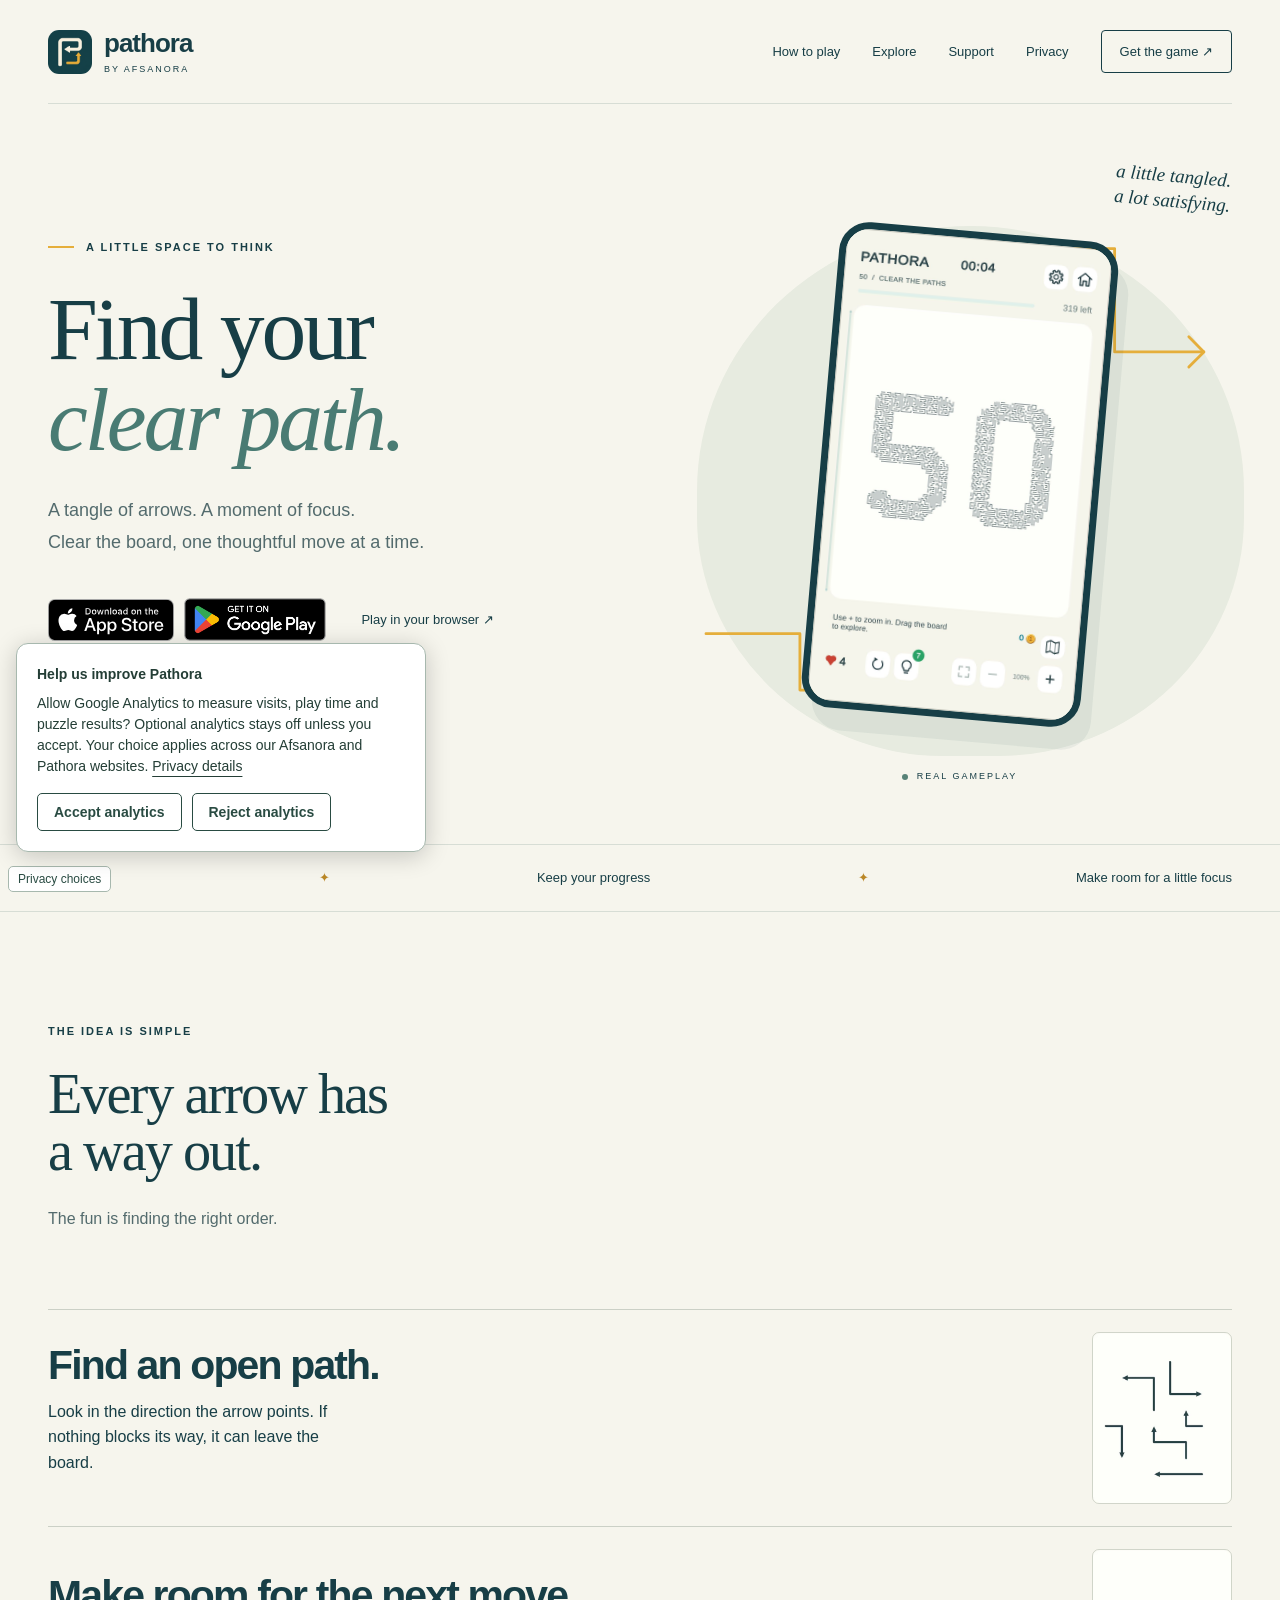
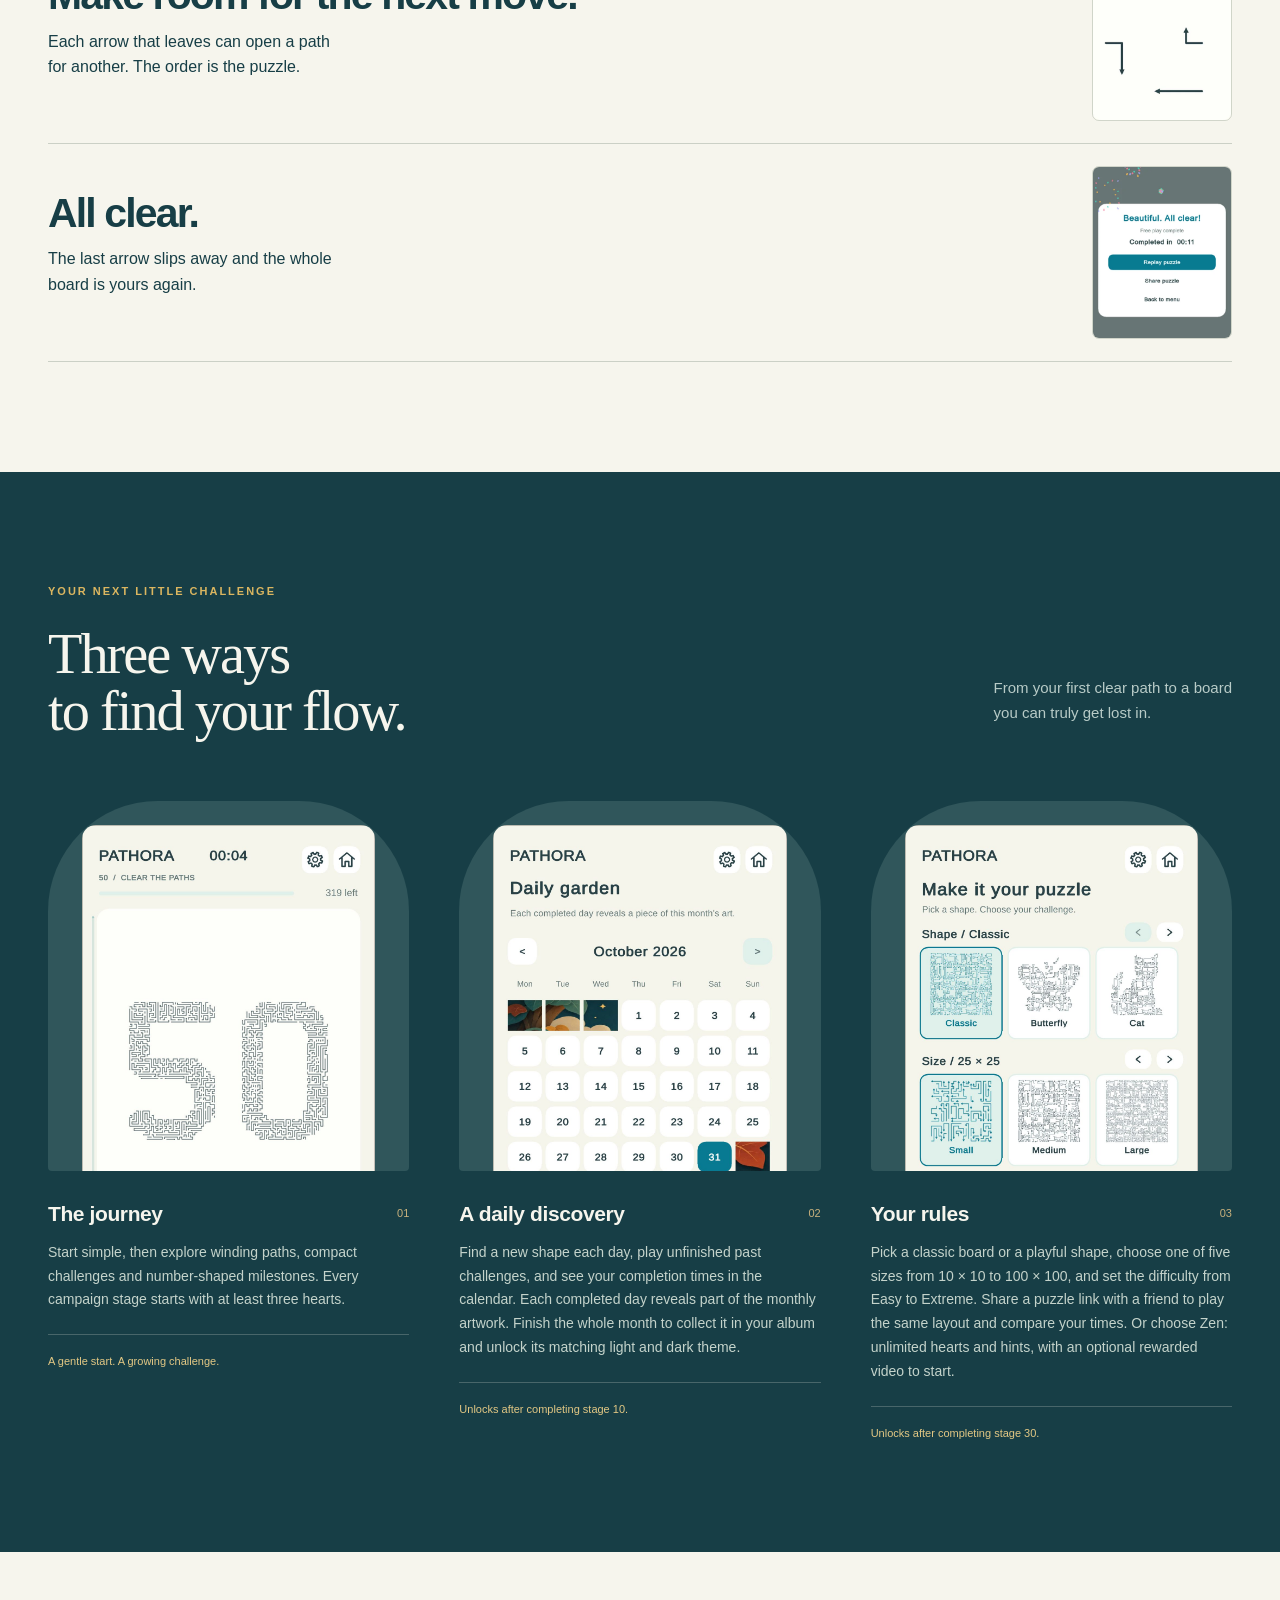
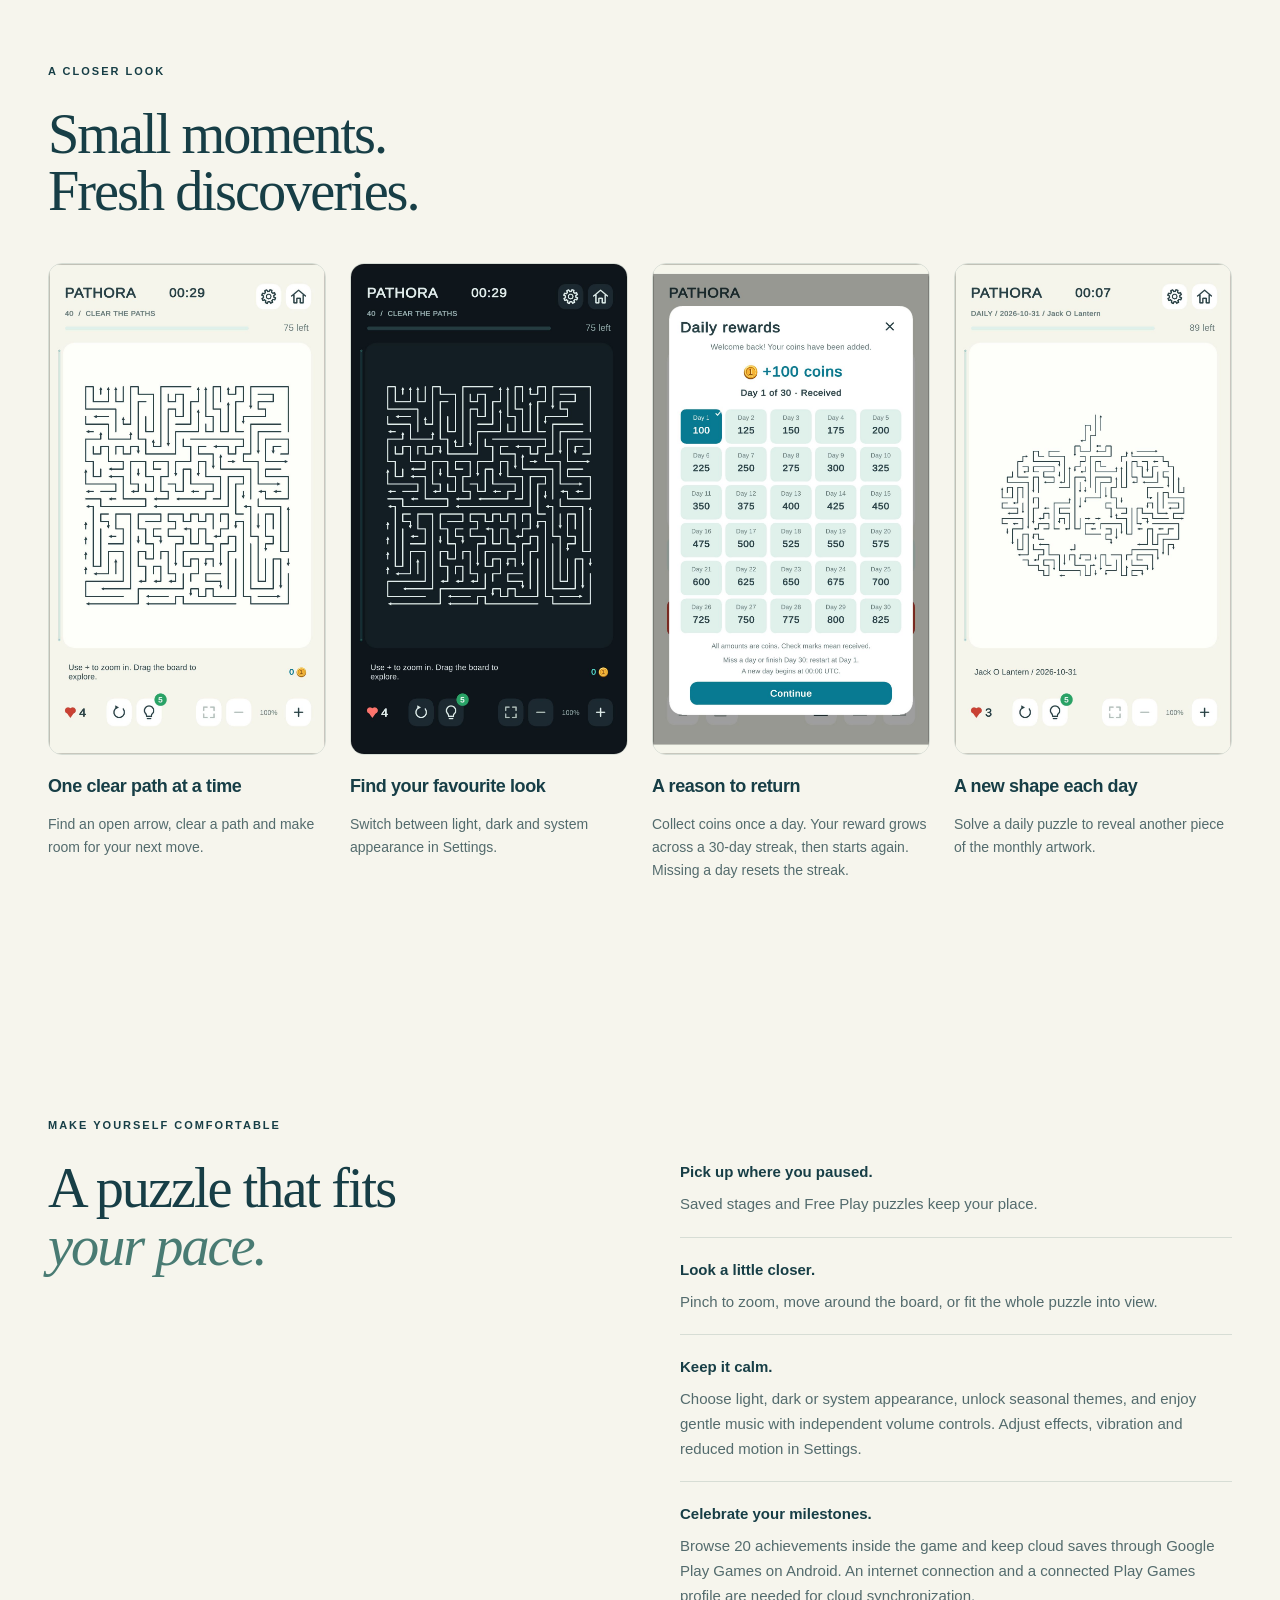
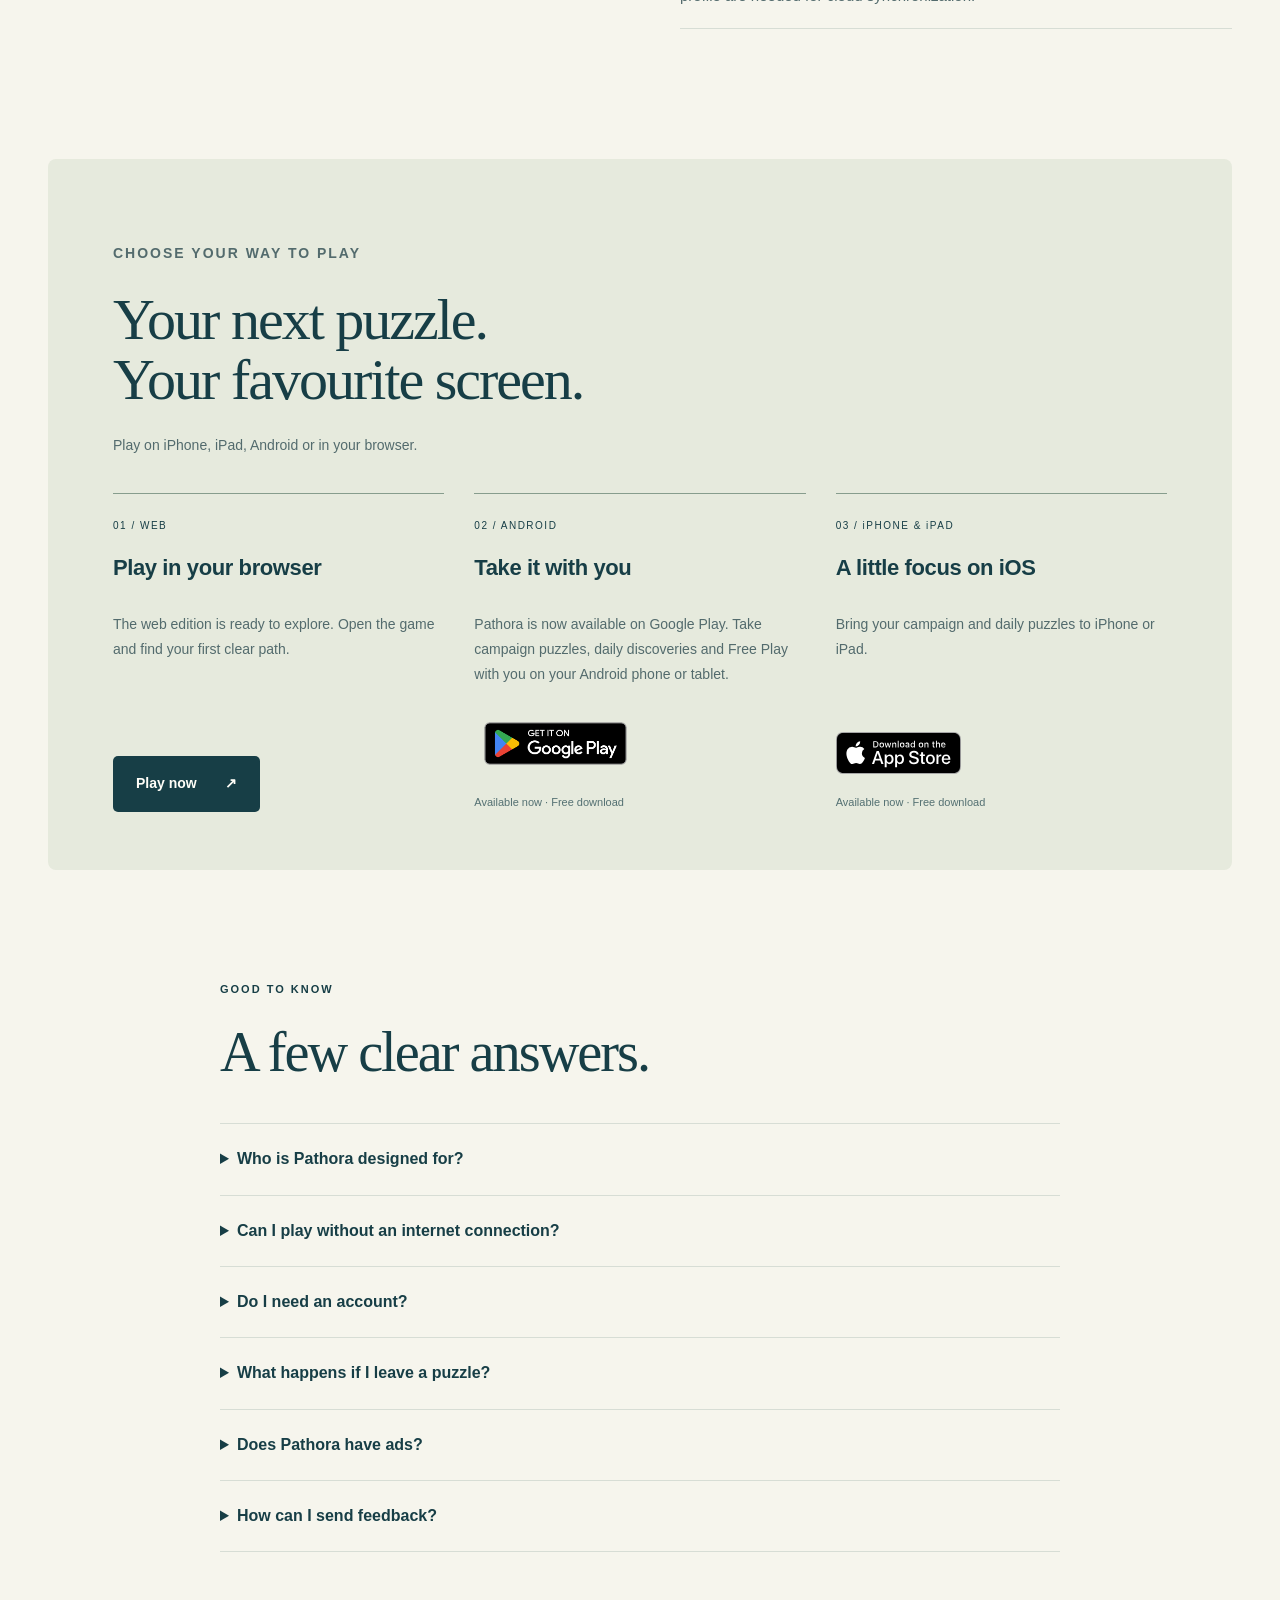
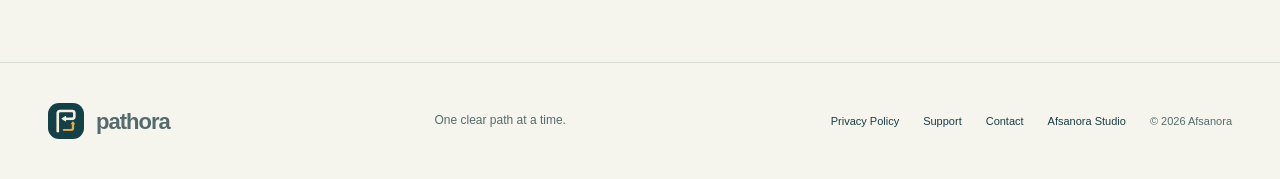
<file: index.html>
<!doctype html>

<html lang="en">

<head>

  <meta charset="utf-8"><meta name="viewport" content="width=device-width,initial-scale=1">

  <title>Pathora — Find your clear path</title>

  <meta name="description" content="A little space to think. Explore winding arrow puzzles, daily shapes and custom challenges in Pathora by Afsanora.">

  <meta name="theme-color" content="#173e46"><meta property="og:title" content="Pathora — Find your clear path"><meta property="og:description" content="A thoughtful arrow puzzle by Afsanora. One clear path at a time."><meta property="og:type" content="website">

  <link rel="canonical" href="https://pathora.afsanora.com/"><link rel="icon" href="assets/icon.png"><link rel="stylesheet" href="style.css">

<script defer src="/analytics.js"></script><link rel="stylesheet" href="puzzle-story.css"><script defer src="puzzle-story.js"></script></head>

<body>

<a class="skip" href="#main">Skip to content</a>

<header class="header wrap"><a class="brand" href="./" aria-label="Pathora home"><img src="assets/icon.png" width="44" height="44" alt=""><span>pathora<span class="byline">BY AFSANORA</span></span></a><nav aria-label="Main navigation"><a href="#how-to-play">How to play</a><a href="#explore">Explore</a><a href="support/">Support</a><a href="privacy/">Privacy</a><a class="nav-button" href="#availability">Get the game <span aria-hidden="true">↗</span></a></nav></header>

<main id="main">

<section class="hero wrap">

  <div class="hero-copy"><p class="eyebrow"><span class="small-line"></span> A LITTLE SPACE TO THINK</p><h1>Find your<br><em>clear path.</em></h1><p class="lead">A tangle of arrows. A moment of focus.<br>Clear the board, one thoughtful move at a time.</p><div class="actions"><div class="store-badges">
                <a class="store-badge" href="https://apps.apple.com/us/app/pathora-puzzle/id6822680724" target="_blank" rel="noopener">
                  <img src="assets/app-store-badge.svg" width="120" height="40" alt="Download Pathora on the App Store">
                </a>
                <a class="store-badge google-play" href="https://play.google.com/store/apps/details?id=com.afsanora.pathora" target="_blank" rel="noopener">
                  <img src="assets/google-play-badge.png" width="646" height="250" alt="Get Pathora on Google Play">
                </a>
              </div><a class="text-link" href="https://play.pathora.afsanora.com/">Play in your browser <span aria-hidden="true">↗</span></a></div><p class="quiet">A thoughtful puzzle for teens aged 13 and over and adults.</p></div>

  <div class="hero-art"><svg class="route" viewBox="0 0 560 660" aria-hidden="true"><path d="M10 500H110V560H210V90H445V200H540"/><path d="M524 184L540 200L524 216"/></svg><span class="art-note">a little tangled.<br>a lot satisfying.</span><div class="phone"><img src="assets/milestone-1.0.15.png" width="540" height="960" alt="Pathora stage 50, an arrow puzzle shaped like the number 50"></div><span class="art-caption"><span class="dot"></span> REAL GAMEPLAY</span></div>

</section>

<div class="feature-strip"><div class="wrap strip-inner"><span>Play offline</span><i aria-hidden="true">✦</i><span>Keep your progress</span><i aria-hidden="true">✦</i><span>Make room for a little focus</span></div></div>

<section class="wrap section" id="how-to-play"><div class="section-title"><p class="eyebrow">THE IDEA IS SIMPLE</p><h2>Every arrow has<br>a way out.</h2><p>The fun is finding the right order.</p></div>        <div class="puzzle-story" data-scroll-story>
          <div class="story-stage" aria-hidden="true">
            <div class="story-screen">
              <video width="454" height="560" playsinline muted preload="none" poster="assets/pathora-start.webp" data-video-src="assets/pathora-first-moves.mp4"></video>
            </div>
            <div class="story-progress"></div>
          </div>
          <div class="story-steps">
            <article class="story-step">
              <div>
                <h3>Find an open path.</h3>
                <p>Look in the direction the arrow points. If nothing blocks its way, it can leave the board.</p>
              </div>
              <img src="assets/pathora-start.webp" width="454" height="560" alt="Six arrows on the starting board" loading="lazy">
            </article>
            <article class="story-step">
              <div>
                <h3>Make room for the next move.</h3>
                <p>Each arrow that leaves can open a path for another. The order is the puzzle.</p>
              </div>
              <img src="assets/pathora-open.webp" width="454" height="560" alt="The same board with a few arrows remaining" loading="lazy">
            </article>
            <article class="story-step">
              <div>
                <h3>All clear.</h3>
                <p>The last arrow slips away and the whole board is yours again.</p>
              </div>
              <img src="assets/pathora-clear.webp" width="454" height="560" alt="Pathora's All Clear completion screen" loading="lazy">
            </article>
          </div>
        </div></section>

<section class="explore section" id="explore"><div class="wrap"><div class="explore-heading"><div><p class="eyebrow">YOUR NEXT LITTLE CHALLENGE</p><h2>Three ways<br>to find your flow.</h2></div><p>From your first clear path to a board<br>you can truly get lost in.</p></div><div class="modes"><article><div class="screen"><img src="assets/milestone-1.0.15.png" width="540" height="960" loading="lazy" alt="Number-shaped campaign milestone with zoom controls"></div><div class="mode-title"><h3>The journey</h3><span>01</span></div><p>Start simple, then explore winding paths, compact challenges and number-shaped milestones. Every campaign stage starts with at least three hearts.</p><span class="mode-detail">A gentle start. A growing challenge.</span></article><article><div class="screen"><img src="assets/daily-1.0.15.png" width="540" height="960" loading="lazy" alt="Daily calendar with monthly artwork progress"></div><div class="mode-title"><h3>A daily discovery</h3><span>02</span></div><p>Find a new shape each day, play unfinished past challenges, and see your completion times in the calendar. Each completed day reveals part of the monthly artwork. Finish the whole month to collect it in your album and unlock its matching light and dark theme.</p><span class="mode-detail">Unlocks after completing stage 10.</span></article><article><div class="screen"><img src="assets/free-play-1.0.15.png" width="540" height="960" loading="lazy" alt="Free Play settings with shapes, five board sizes and four difficulty choices"></div><div class="mode-title"><h3>Your rules</h3><span>03</span></div><p>Pick a classic board or a playful shape, choose one of five sizes from 10 × 10 to 100 × 100, and set the difficulty from Easy to Extreme. Share a puzzle link with a friend to play the same layout and compare your times. Or choose Zen: unlimited hearts and hints, with an optional rewarded video to start.</p><span class="mode-detail">Unlocks after completing stage 30.</span></article></div></div></section>

<section class="wrap section gallery-section" aria-labelledby="gallery-title"><p class="eyebrow">A CLOSER LOOK</p><h2 id="gallery-title">Small moments.<br>Fresh discoveries.</h2><div class="game-gallery"><figure><img src="assets/gameplay-1.0.15.png" width="1080" height="1920" loading="lazy" alt="Campaign arrow puzzle with hearts, hints and zoom controls"><figcaption><h3>One clear path at a time</h3><p>Find an open arrow, clear a path and make room for your next move.</p></figcaption></figure><figure><img src="assets/dark-1.0.15.png" width="1080" height="1920" loading="lazy" alt="Pathora arrow puzzle with a dark background and bright paths"><figcaption><h3>Find your favourite look</h3><p>Switch between light, dark and system appearance in Settings.</p></figcaption></figure><figure><img src="assets/rewards-1.0.15.png" width="1080" height="1920" loading="lazy" alt="Daily reward calendar showing coin rewards for 30 days"><figcaption><h3>A reason to return</h3><p>Collect coins once a day. Your reward grows across a 30-day streak, then starts again. Missing a day resets the streak.</p></figcaption></figure><figure><img src="assets/daily-gameplay-1.0.15.png" width="1080" height="1920" loading="lazy" alt="Daily arrow puzzle shaped like a jack-o-lantern"><figcaption><h3>A new shape each day</h3><p>Solve a daily puzzle to reveal another piece of the monthly artwork.</p></figcaption></figure></div></section>
<section class="comfort section wrap"><p class="eyebrow">MAKE YOURSELF COMFORTABLE</p><h2>A puzzle that fits<br><em>your pace.</em></h2><div class="comfort-list"><p><strong>Pick up where you paused.</strong> Saved stages and Free Play puzzles keep your place.</p><p><strong>Look a little closer.</strong> Pinch to zoom, move around the board, or fit the whole puzzle into view.</p><p><strong>Keep it calm.</strong> Choose light, dark or system appearance, unlock seasonal themes, and enjoy gentle music with independent volume controls. Adjust effects, vibration and reduced motion in Settings.</p><p><strong>Celebrate your milestones.</strong> Browse 20 achievements inside the game and keep cloud saves through Google Play Games on Android. An internet connection and a connected Play Games profile are needed for cloud synchronization.</p></div></section>

<section class="availability wrap platform-section" id="availability"><div><p class="eyebrow">CHOOSE YOUR WAY TO PLAY</p><h2>Your next puzzle.<br>Your favourite screen.</h2><p>Play on iPhone, iPad, Android or in your browser.</p><div class="platform-grid"><article><span class="platform-label">01 / WEB</span><h3>Play in your browser</h3><p>The web edition is ready to explore. Open the game and find your first clear path.</p><a class="button" href="https://play.pathora.afsanora.com/">Play now <span aria-hidden="true">↗</span></a></article><article><span class="platform-label">02 / ANDROID</span><h3>Take it with you</h3><p>Pathora is now available on Google Play. Take campaign puzzles, daily discoveries and Free Play with you on your Android phone or tablet.</p><a class="store-badge google-play" href="https://play.google.com/store/apps/details?id=com.afsanora.pathora" target="_blank" rel="noopener">
                  <img src="assets/google-play-badge.png" width="646" height="250" alt="Get Pathora on Google Play">
                </a><span class="platform-status">Available now · Free download</span></article><article><span class="platform-label">03 / iPHONE & iPAD</span><h3>A little focus on iOS</h3><p>Bring your campaign and daily puzzles to iPhone or iPad.</p><a class="store-badge" href="https://apps.apple.com/us/app/pathora-puzzle/id6822680724" target="_blank" rel="noopener">
                  <img src="assets/app-store-badge.svg" width="120" height="40" alt="Download Pathora on the App Store">
                </a><span class="platform-status">Available now · Free download</span></article></div></div></section>

<section class="faq wrap section"><p class="eyebrow">GOOD TO KNOW</p><h2>A few clear answers.</h2><details><summary>Who is Pathora designed for?</summary><p>Pathora is designed for teens aged 13 and over and adults who enjoy spatial puzzles and planning ahead. It is not directed to children under 13.</p></details><details><summary>Can I play without an internet connection?</summary><p>Yes. The current Android game generates its stages and daily puzzles locally. Ordinary campaign, daily and Free Play puzzles work offline after installation. Optional rewarded ads, including starting a new Zen puzzle, require an internet connection.</p></details><details><summary>Do I need an account?</summary><p>You do not need a separate Pathora account to play. With Google Play Games integration: when signed in through Google, progress syncs automatically from the main menu and earned achievements are reported to Google. Local play remains available without a connection. Manage automatic sign-in through your Play Games settings.</p></details><details><summary>What happens if I leave a puzzle?</summary><p>Continue stages returns you to your unfinished campaign stage. Free Play has a separate saved puzzle that you can resume from its settings screen.</p></details><details><summary>Does Pathora have ads?</summary><p>Rewarded ads are optional. Where available, watch one for an extra heart, more hints or a new Zen puzzle. There are no banners or automatic ad breaks. See our <a href="privacy/">Privacy Policy</a> for SDK data handling.</p></details><details><summary>How can I send feedback?</summary><p>Email <a href="mailto:pathora@afsanora.com">pathora@afsanora.com</a>. For technical issues, your device model, Android version and a description of what happened can help us investigate. Please avoid sending sensitive personal information.</p></details></section>

</main>

<footer class="footer"><div class="wrap"><a class="brand" href="./"><img src="assets/icon.png" width="36" height="36" alt=""><span>pathora</span></a><p>One clear path at a time.</p><div><a href="privacy/">Privacy Policy</a><a href="support/">Support</a><a href="mailto:pathora@afsanora.com">Contact</a><a href="https://afsanora.com/">Afsanora Studio</a><span>© 2026 Afsanora</span></div></div></footer>

</body></html>
</file>
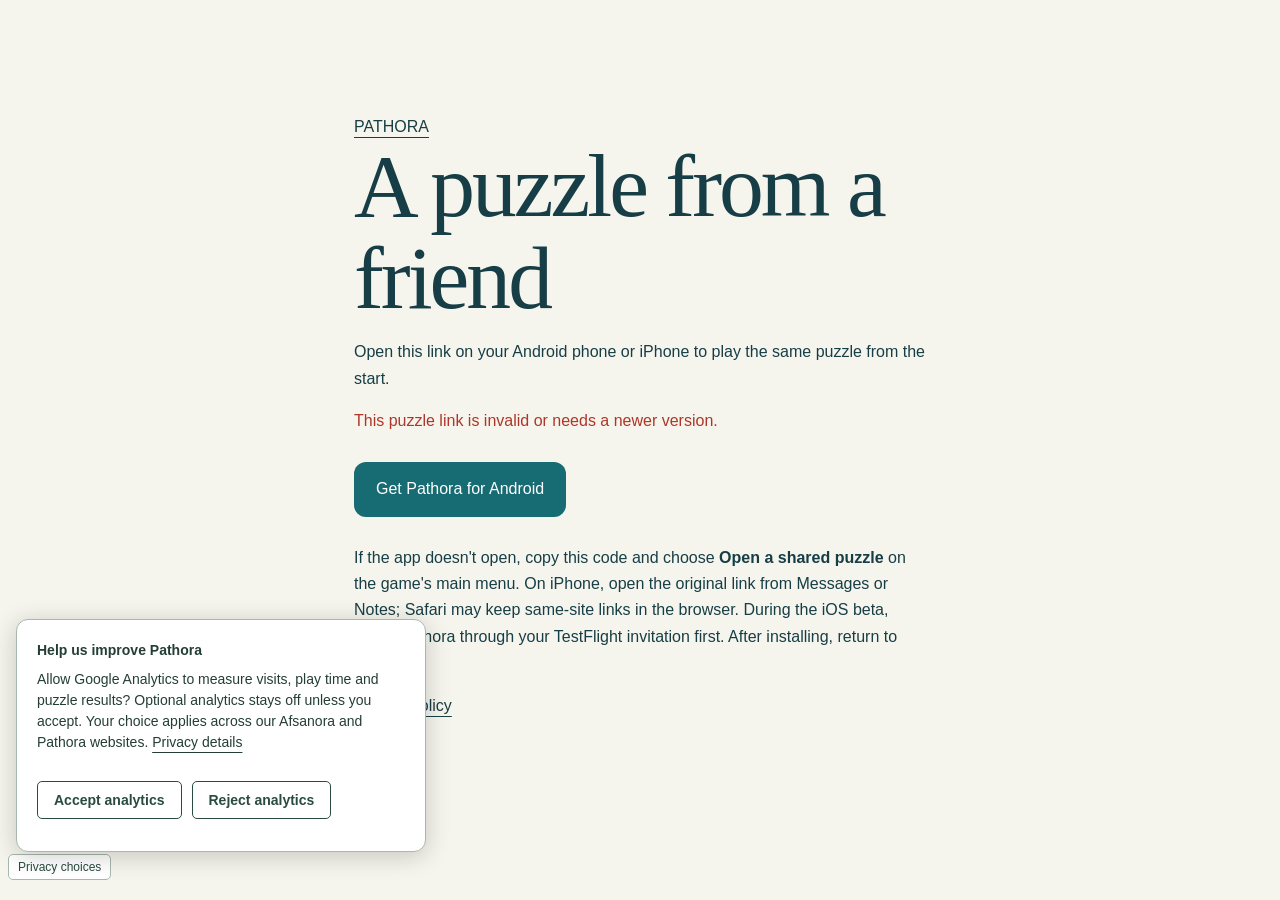
<file: challenge/index.html>
<!doctype html>
<html lang="en"><head><meta charset="utf-8"><meta name="viewport" content="width=device-width,initial-scale=1"><meta name="robots" content="noindex"><title>Play a shared puzzle · Pathora</title><link rel="stylesheet" href="/style.css"><style>[hidden]{display:none!important}main{max-width:620px;margin:10vh auto;padding:24px}textarea{box-sizing:border-box;width:100%;height:150px;border:1px solid #557779;border-radius:12px;padding:14px;word-break:break-all}button,.play{display:inline-block;margin:12px 8px 12px 0;padding:14px 22px;border:0;border-radius:12px;background:#176b73;color:white;font:inherit;text-decoration:none}#error{color:#ae3629}</style><script defer src="/analytics.js"></script></head>
<body><main><a href="/">PATHORA</a><h1>A puzzle from a friend</h1><p id="details">Open this link on your Android phone or iPhone to play the same puzzle from the start.</p><p id="error"></p><a id="open" class="play" href="#">Open in Pathora</a><a class="play" href="https://play.google.com/store/apps/details?id=com.afsanora.pathora">Get Pathora for Android</a><p>If the app doesn't open, copy this code and choose <strong>Open a shared puzzle</strong> on the game's main menu. On iPhone, open the original link from Messages or Notes; Safari may keep same-site links in the browser. During the iOS beta, install Pathora through your TestFlight invitation first. After installing, return to this link.</p><textarea id="code" readonly aria-label="Puzzle code"></textarea><button id="copy">Copy puzzle code</button><p id="status" role="status"></p><p><a href="/privacy/">Privacy policy</a></p></main>
<script>
(()=>{'use strict';const code=new URLSearchParams(location.search).get('p')||'';const out=document.getElementById('code');
try{if(!code||code.length>2048||!/^[A-Za-z0-9_-]+$/.test(code))throw Error();const p=JSON.parse(atob(code.replace(/-/g,'+').replace(/_/g,'/')));if(p.version!==1||(p.generator!==1&&p.generator!==2&&p.generator!==3&&p.generator!==4)||p.mask!==1||!Number.isInteger(p.width)||p.width<10||p.width>100||!Number.isInteger(p.height)||p.height<10||p.height>100||!Number.isInteger(p.difficulty)||p.difficulty<0||p.difficulty>3)throw Error();
out.value=code;document.getElementById('details').textContent=p.shape+' · '+p.width+' × '+p.height+' · '+['Easy','Medium','Hard','Extreme'][p.difficulty]+(p.zen?' · Zen: watch an optional video ad before preparing this puzzle.':'')+'. The timer waits until you press Start.';
const nativeLink='https://pathora.afsanora.com/challenge/?p='+encodeURIComponent(code);
document.getElementById('open').href=/Android/i.test(navigator.userAgent)?'intent://pathora.afsanora.com/challenge/?p='+encodeURIComponent(code)+'#Intent;scheme=https;package=com.afsanora.pathora;end':nativeLink;
document.getElementById('copy').onclick=async()=>{try{await navigator.clipboard.writeText(code);document.getElementById('status').textContent='Copied.';}catch{out.select();document.getElementById('status').textContent='Select and copy the code above.';}};
}catch{document.getElementById('error').textContent='This puzzle link is invalid or needs a newer version.';document.getElementById('open').hidden=true;document.getElementById('copy').hidden=true;out.hidden=true;}})();
</script></body></html>
</file>
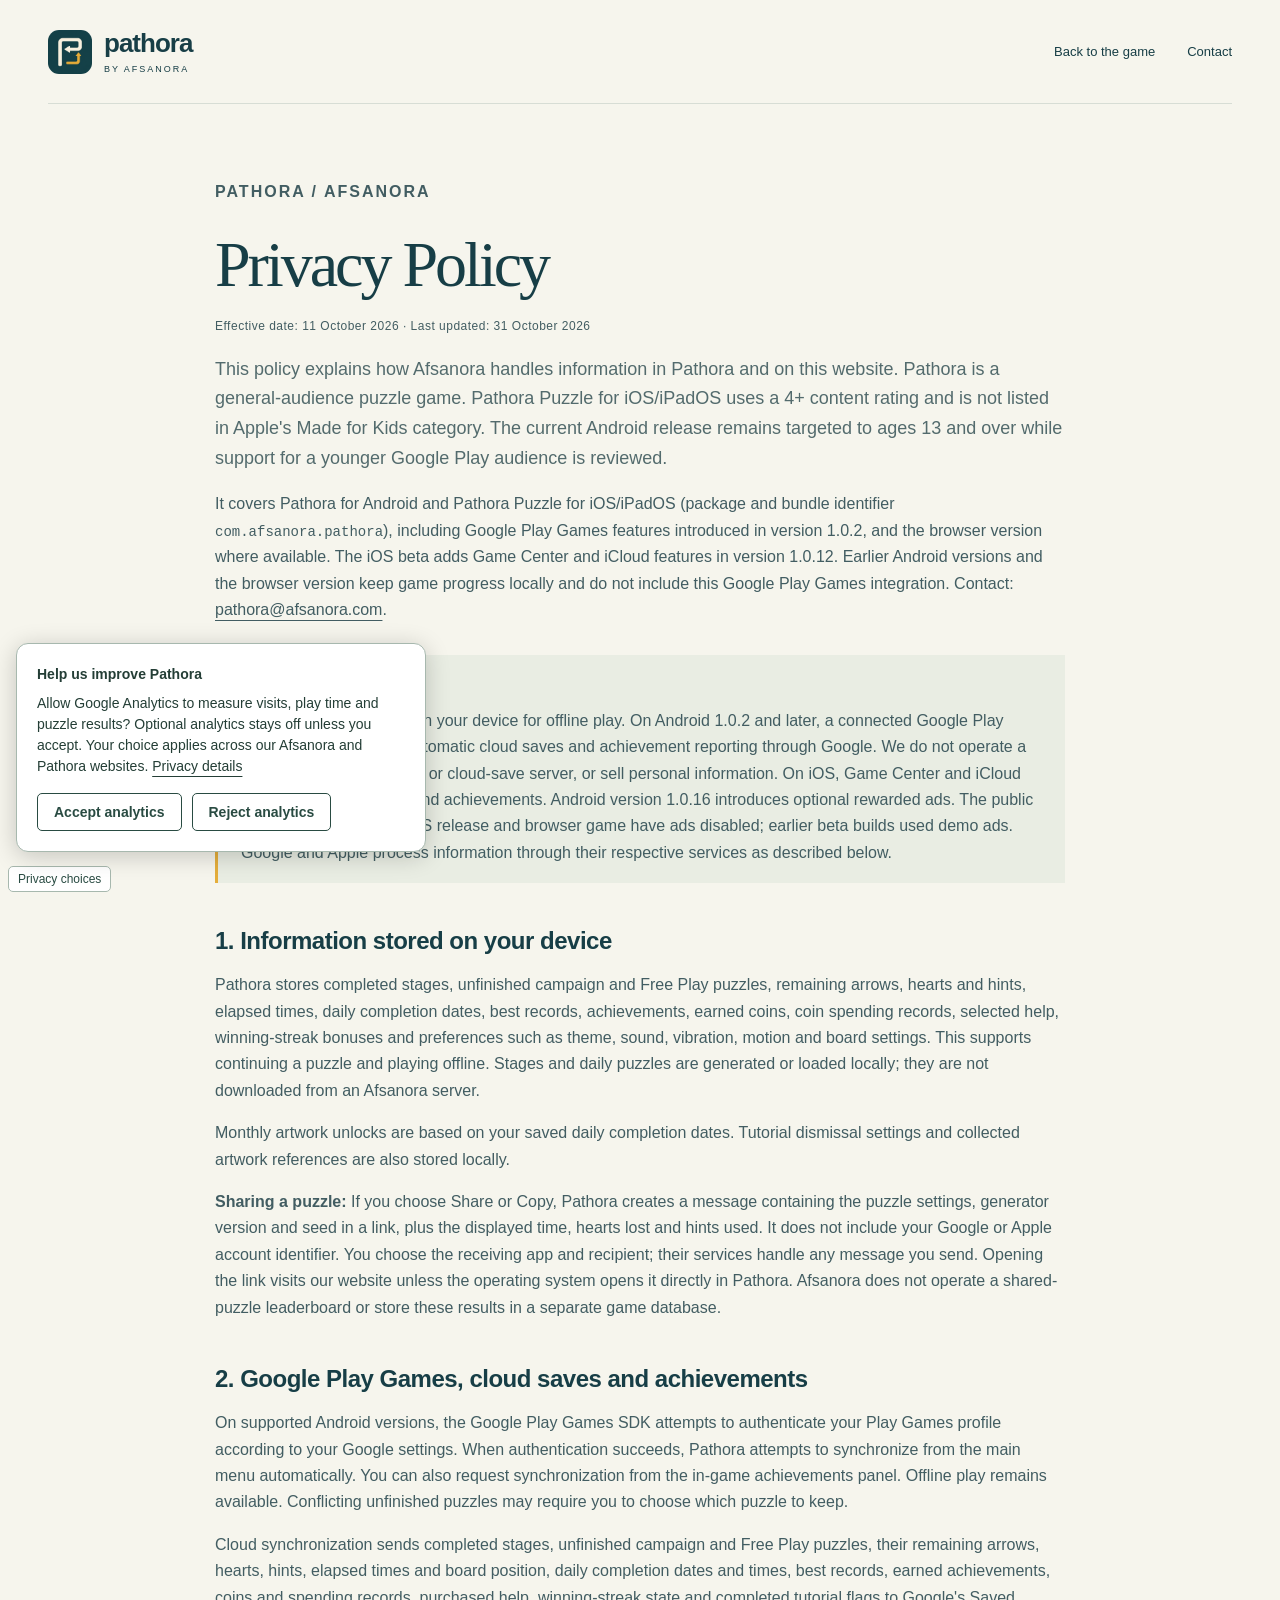
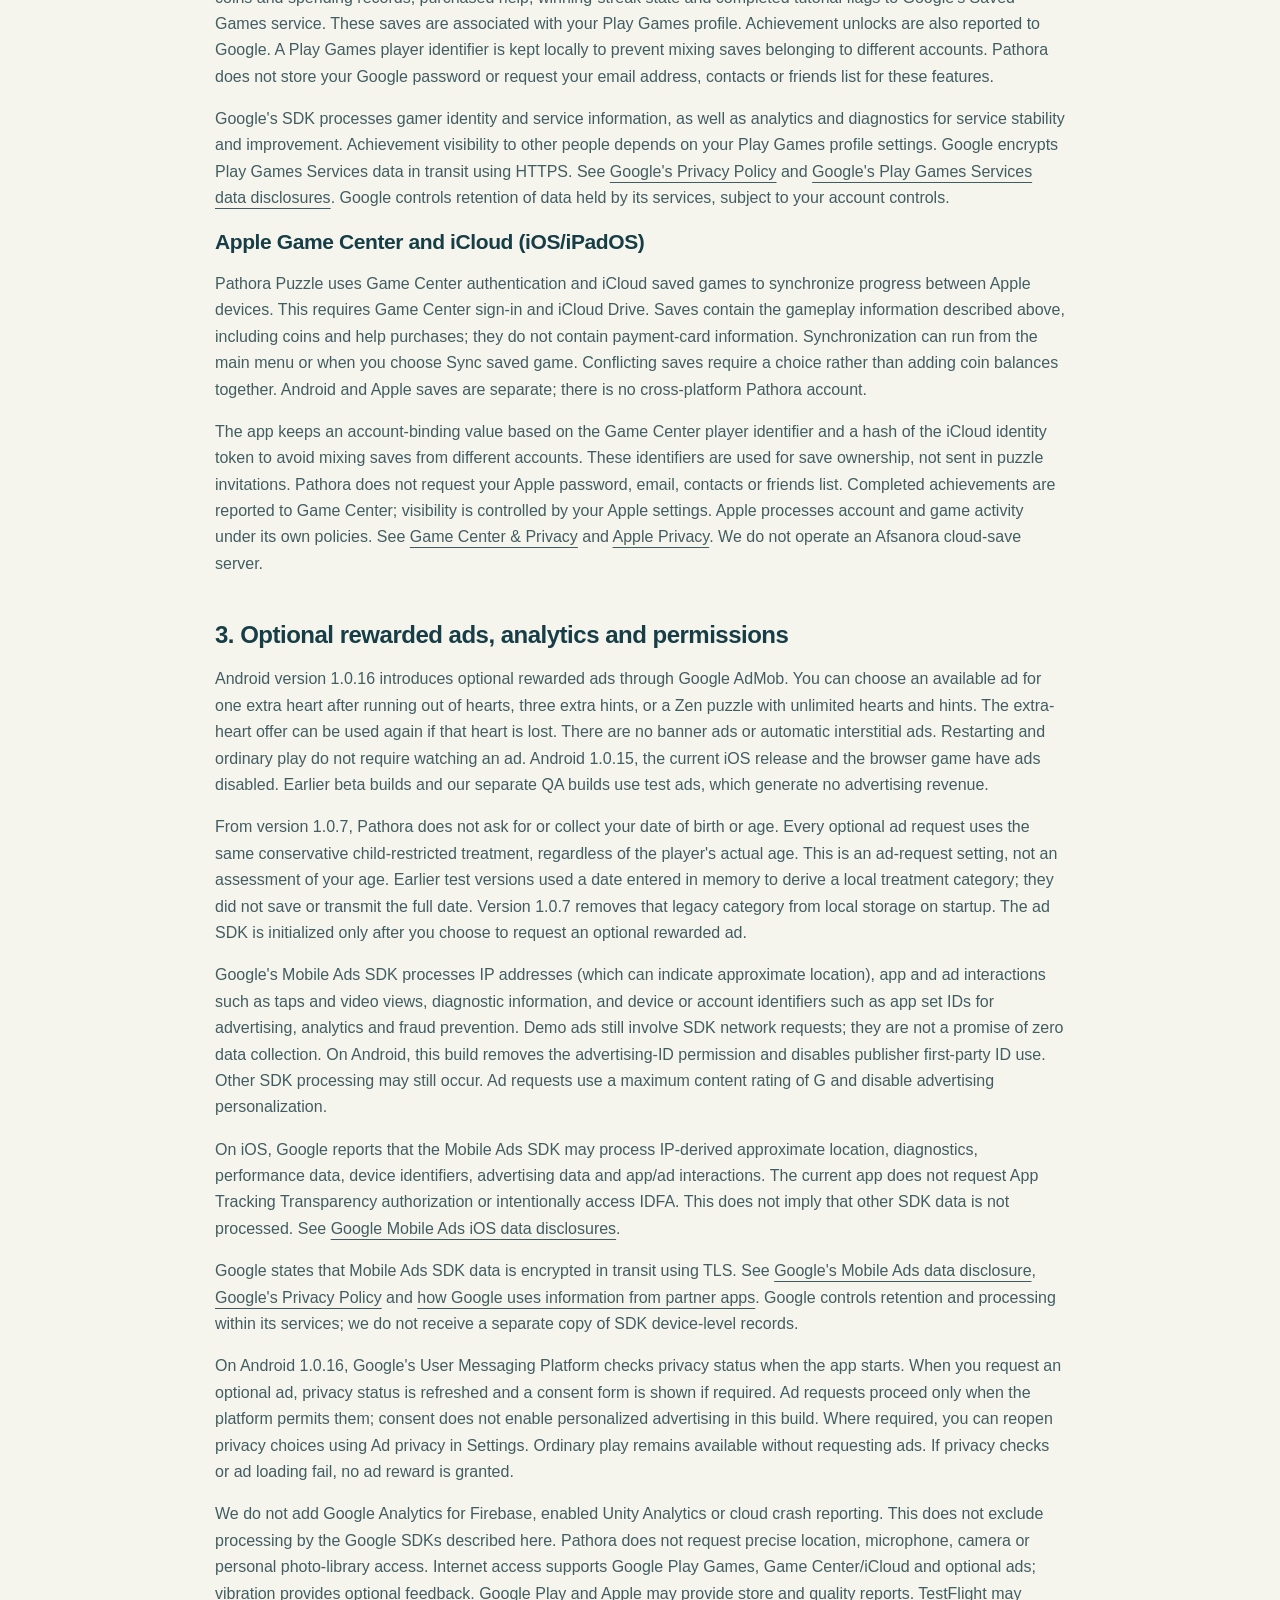
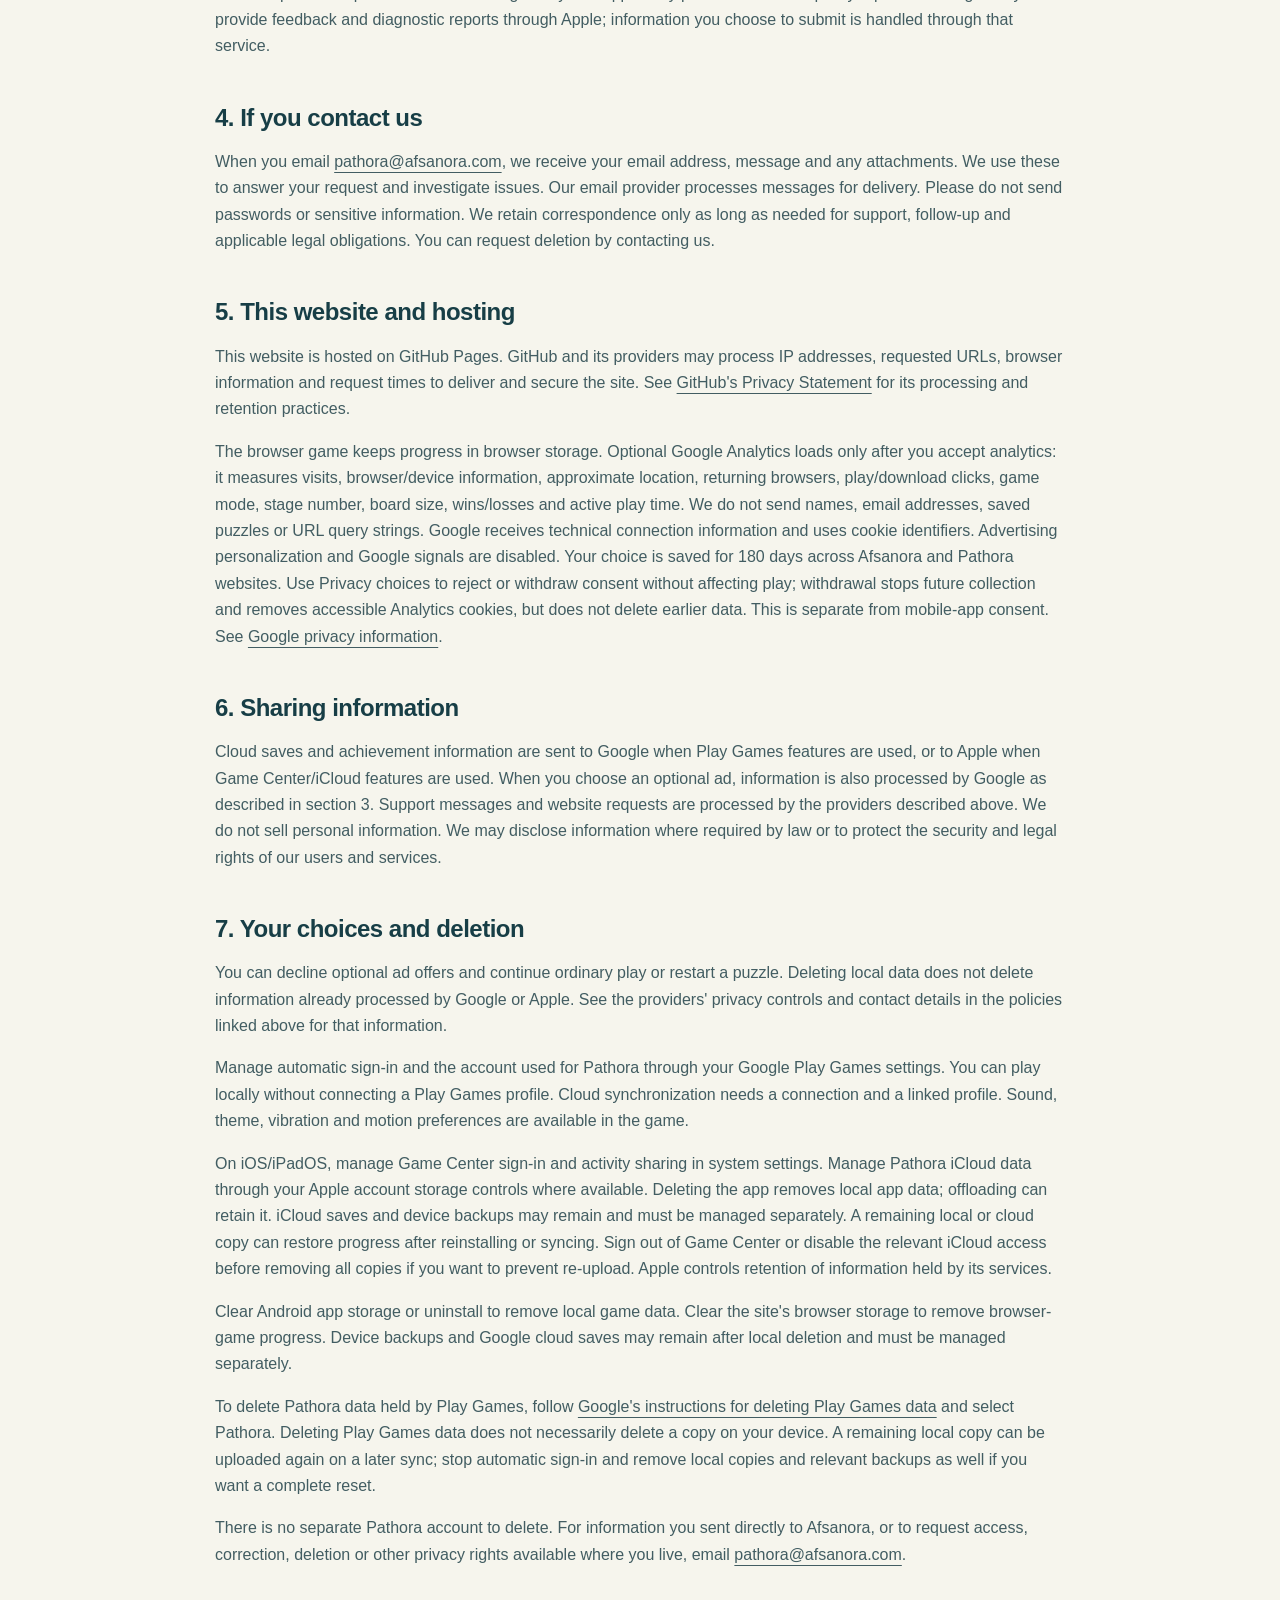
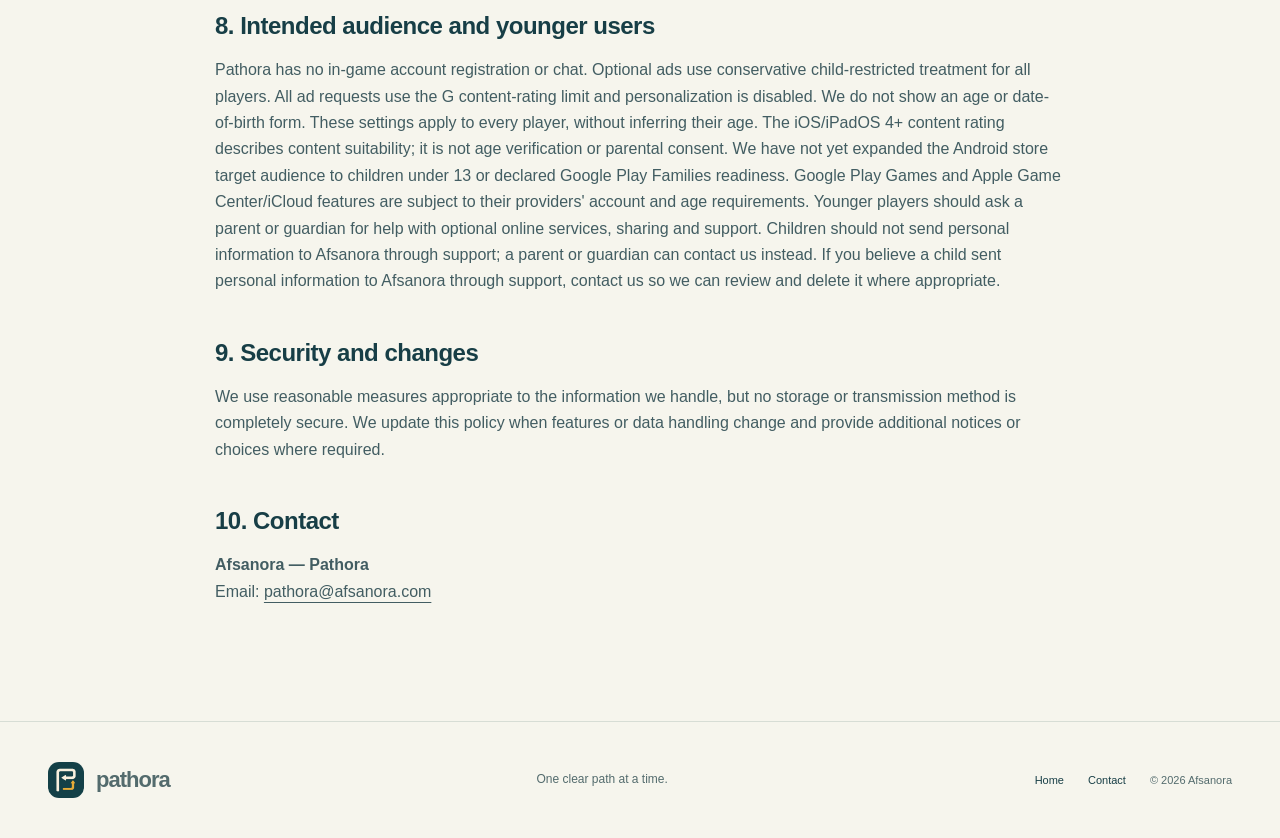
<file: privacy/index.html>
<!doctype html><html lang="en"><head><meta charset="utf-8"><meta name="viewport" content="width=device-width,initial-scale=1"><title>Privacy Policy — Pathora by Afsanora</title><meta name="description" content="How Pathora by Afsanora handles game progress, Google Play Games and Apple iCloud saves, Game Center achievements, optional rewarded ads and website information."><meta name="theme-color" content="#173e46"><link rel="icon" href="../assets/icon.png"><link rel="stylesheet" href="../style.css"><script defer src="/analytics.js"></script></head><body>
<a class="skip" href="#main">Skip to content</a><header class="header wrap"><a class="brand" href="../" aria-label="Pathora home"><img src="../assets/icon.png" width="44" height="44" alt=""><span>pathora<span class="byline">BY AFSANORA</span></span></a><nav aria-label="Main navigation"><a href="../">Back to the game</a><a href="mailto:pathora@afsanora.com">Contact</a></nav></header>
<main id="main" class="policy wrap"><p class="eyebrow">PATHORA / AFSANORA</p><h1>Privacy Policy</h1>
<p class="meta">Effective date: 11 October 2026 · Last updated: 31 October 2026</p>
<p class="intro">This policy explains how Afsanora handles information in Pathora and on this website. Pathora is a general-audience puzzle game. Pathora Puzzle for iOS/iPadOS uses a 4+ content rating and is not listed in Apple's Made for Kids category. The current Android release remains targeted to ages 13 and over while support for a younger Google Play audience is reviewed.</p>
<p>It covers Pathora for Android and Pathora Puzzle for iOS/iPadOS (package and bundle identifier <code>com.afsanora.pathora</code>), including Google Play Games features introduced in version 1.0.2, and the browser version where available. The iOS beta adds Game Center and iCloud features in version 1.0.12. Earlier Android versions and the browser version keep game progress locally and do not include this Google Play Games integration. Contact: <a href="mailto:pathora@afsanora.com">pathora@afsanora.com</a>.</p>
<div class="summary"><p><strong>The short version</strong></p><p>Pathora saves progress on your device for offline play. On Android 1.0.2 and later, a connected Google Play Games profile enables automatic cloud saves and achievement reporting through Google. We do not operate a separate Pathora account or cloud-save server, or sell personal information. On iOS, Game Center and iCloud support saved progress and achievements. Android version 1.0.16 introduces optional rewarded ads. The public 1.0.15 release, current iOS release and browser game have ads disabled; earlier beta builds used demo ads. Google and Apple process information through their respective services as described below.</p></div>
<h2>1. Information stored on your device</h2><p>Pathora stores completed stages, unfinished campaign and Free Play puzzles, remaining arrows, hearts and hints, elapsed times, daily completion dates, best records, achievements, earned coins, coin spending records, selected help, winning-streak bonuses and preferences such as theme, sound, vibration, motion and board settings. This supports continuing a puzzle and playing offline. Stages and daily puzzles are generated or loaded locally; they are not downloaded from an Afsanora server.</p>
<p>Monthly artwork unlocks are based on your saved daily completion dates. Tutorial dismissal settings and collected artwork references are also stored locally.</p><p><strong>Sharing a puzzle:</strong> If you choose Share or Copy, Pathora creates a message containing the puzzle settings, generator version and seed in a link, plus the displayed time, hearts lost and hints used. It does not include your Google or Apple account identifier. You choose the receiving app and recipient; their services handle any message you send. Opening the link visits our website unless the operating system opens it directly in Pathora. Afsanora does not operate a shared-puzzle leaderboard or store these results in a separate game database.</p><h2>2. Google Play Games, cloud saves and achievements</h2><p>On supported Android versions, the Google Play Games SDK attempts to authenticate your Play Games profile according to your Google settings. When authentication succeeds, Pathora attempts to synchronize from the main menu automatically. You can also request synchronization from the in-game achievements panel. Offline play remains available. Conflicting unfinished puzzles may require you to choose which puzzle to keep.</p>
<p>Cloud synchronization sends completed stages, unfinished campaign and Free Play puzzles, their remaining arrows, hearts, hints, elapsed times and board position, daily completion dates and times, best records, earned achievements, coins and spending records, purchased help, winning-streak state and completed tutorial flags to Google's Saved Games service. These saves are associated with your Play Games profile. Achievement unlocks are also reported to Google. A Play Games player identifier is kept locally to prevent mixing saves belonging to different accounts. Pathora does not store your Google password or request your email address, contacts or friends list for these features.</p>
<p>Google's SDK processes gamer identity and service information, as well as analytics and diagnostics for service stability and improvement. Achievement visibility to other people depends on your Play Games profile settings. Google encrypts Play Games Services data in transit using HTTPS. See <a href="https://policies.google.com/privacy" rel="noreferrer">Google's Privacy Policy</a> and <a href="https://developer.android.com/games/pgs/data-collection" rel="noreferrer">Google's Play Games Services data disclosures</a>. Google controls retention of data held by its services, subject to your account controls.</p>
<h3>Apple Game Center and iCloud (iOS/iPadOS)</h3><p>Pathora Puzzle uses Game Center authentication and iCloud saved games to synchronize progress between Apple devices. This requires Game Center sign-in and iCloud Drive. Saves contain the gameplay information described above, including coins and help purchases; they do not contain payment-card information. Synchronization can run from the main menu or when you choose Sync saved game. Conflicting saves require a choice rather than adding coin balances together. Android and Apple saves are separate; there is no cross-platform Pathora account.</p><p>The app keeps an account-binding value based on the Game Center player identifier and a hash of the iCloud identity token to avoid mixing saves from different accounts. These identifiers are used for save ownership, not sent in puzzle invitations. Pathora does not request your Apple password, email, contacts or friends list. Completed achievements are reported to Game Center; visibility is controlled by your Apple settings. Apple processes account and game activity under its own policies. See <a href="https://www.apple.com/legal/privacy/data/en/game-center/" rel="noreferrer">Game Center &amp; Privacy</a> and <a href="https://www.apple.com/legal/privacy/" rel="noreferrer">Apple Privacy</a>. We do not operate an Afsanora cloud-save server.</p>
<h2>3. Optional rewarded ads, analytics and permissions</h2>
<p>Android version 1.0.16 introduces optional rewarded ads through Google AdMob. You can choose an available ad for one extra heart after running out of hearts, three extra hints, or a Zen puzzle with unlimited hearts and hints. The extra-heart offer can be used again if that heart is lost. There are no banner ads or automatic interstitial ads. Restarting and ordinary play do not require watching an ad. Android 1.0.15, the current iOS release and the browser game have ads disabled. Earlier beta builds and our separate QA builds use test ads, which generate no advertising revenue.</p>
<p>From version 1.0.7, Pathora does not ask for or collect your date of birth or age. Every optional ad request uses the same conservative child-restricted treatment, regardless of the player's actual age. This is an ad-request setting, not an assessment of your age. Earlier test versions used a date entered in memory to derive a local treatment category; they did not save or transmit the full date. Version 1.0.7 removes that legacy category from local storage on startup. The ad SDK is initialized only after you choose to request an optional rewarded ad.</p>
<p>Google's Mobile Ads SDK processes IP addresses (which can indicate approximate location), app and ad interactions such as taps and video views, diagnostic information, and device or account identifiers such as app set IDs for advertising, analytics and fraud prevention. Demo ads still involve SDK network requests; they are not a promise of zero data collection. On Android, this build removes the advertising-ID permission and disables publisher first-party ID use. Other SDK processing may still occur. Ad requests use a maximum content rating of G and disable advertising personalization.</p>
<p>On iOS, Google reports that the Mobile Ads SDK may process IP-derived approximate location, diagnostics, performance data, device identifiers, advertising data and app/ad interactions. The current app does not request App Tracking Transparency authorization or intentionally access IDFA. This does not imply that other SDK data is not processed. See <a href="https://developers.google.com/admob/ios/privacy/data-disclosure" rel="noreferrer">Google Mobile Ads iOS data disclosures</a>.</p><p>Google states that Mobile Ads SDK data is encrypted in transit using TLS. See <a href="https://developers.google.com/admob/unity/privacy/play-data-disclosure" rel="noreferrer">Google's Mobile Ads data disclosure</a>, <a href="https://policies.google.com/privacy" rel="noreferrer">Google's Privacy Policy</a> and <a href="https://policies.google.com/technologies/partner-sites" rel="noreferrer">how Google uses information from partner apps</a>. Google controls retention and processing within its services; we do not receive a separate copy of SDK device-level records.</p>
<p>On Android 1.0.16, Google's User Messaging Platform checks privacy status when the app starts. When you request an optional ad, privacy status is refreshed and a consent form is shown if required. Ad requests proceed only when the platform permits them; consent does not enable personalized advertising in this build. Where required, you can reopen privacy choices using Ad privacy in Settings. Ordinary play remains available without requesting ads. If privacy checks or ad loading fail, no ad reward is granted.</p>
<p>We do not add Google Analytics for Firebase, enabled Unity Analytics or cloud crash reporting. This does not exclude processing by the Google SDKs described here. Pathora does not request precise location, microphone, camera or personal photo-library access. Internet access supports Google Play Games, Game Center/iCloud and optional ads; vibration provides optional feedback. Google Play and Apple may provide store and quality reports. TestFlight may provide feedback and diagnostic reports through Apple; information you choose to submit is handled through that service.</p>
<h2>4. If you contact us</h2><p>When you email <a href="mailto:pathora@afsanora.com">pathora@afsanora.com</a>, we receive your email address, message and any attachments. We use these to answer your request and investigate issues. Our email provider processes messages for delivery. Please do not send passwords or sensitive information. We retain correspondence only as long as needed for support, follow-up and applicable legal obligations. You can request deletion by contacting us.</p>
<h2>5. This website and hosting</h2><p>This website is hosted on GitHub Pages. GitHub and its providers may process IP addresses, requested URLs, browser information and request times to deliver and secure the site. See <a href="https://docs.github.com/en/site-policy/privacy-policies/github-general-privacy-statement" rel="noreferrer">GitHub's Privacy Statement</a> for its processing and retention practices.</p><p>The browser game keeps progress in browser storage. Optional Google Analytics loads only after you accept analytics: it measures visits, browser/device information, approximate location, returning browsers, play/download clicks, game mode, stage number, board size, wins/losses and active play time. We do not send names, email addresses, saved puzzles or URL query strings. Google receives technical connection information and uses cookie identifiers. Advertising personalization and Google signals are disabled. Your choice is saved for 180 days across Afsanora and Pathora websites. Use Privacy choices to reject or withdraw consent without affecting play; withdrawal stops future collection and removes accessible Analytics cookies, but does not delete earlier data. This is separate from mobile-app consent. See <a href="https://policies.google.com/privacy">Google privacy information</a>.</p>
<h2>6. Sharing information</h2><p>Cloud saves and achievement information are sent to Google when Play Games features are used, or to Apple when Game Center/iCloud features are used. When you choose an optional ad, information is also processed by Google as described in section 3. Support messages and website requests are processed by the providers described above. We do not sell personal information. We may disclose information where required by law or to protect the security and legal rights of our users and services.</p>
<h2>7. Your choices and deletion</h2><p>You can decline optional ad offers and continue ordinary play or restart a puzzle. Deleting local data does not delete information already processed by Google or Apple. See the providers' privacy controls and contact details in the policies linked above for that information.</p><p>Manage automatic sign-in and the account used for Pathora through your Google Play Games settings. You can play locally without connecting a Play Games profile. Cloud synchronization needs a connection and a linked profile. Sound, theme, vibration and motion preferences are available in the game.</p><p>On iOS/iPadOS, manage Game Center sign-in and activity sharing in system settings. Manage Pathora iCloud data through your Apple account storage controls where available. Deleting the app removes local app data; offloading can retain it. iCloud saves and device backups may remain and must be managed separately. A remaining local or cloud copy can restore progress after reinstalling or syncing. Sign out of Game Center or disable the relevant iCloud access before removing all copies if you want to prevent re-upload. Apple controls retention of information held by its services.</p><p>Clear Android app storage or uninstall to remove local game data. Clear the site's browser storage to remove browser-game progress. Device backups and Google cloud saves may remain after local deletion and must be managed separately.</p><p>To delete Pathora data held by Play Games, follow <a href="https://support.google.com/googleplay/answer/9130646" rel="noreferrer">Google's instructions for deleting Play Games data</a> and select Pathora. Deleting Play Games data does not necessarily delete a copy on your device. A remaining local copy can be uploaded again on a later sync; stop automatic sign-in and remove local copies and relevant backups as well if you want a complete reset.</p><p>There is no separate Pathora account to delete. For information you sent directly to Afsanora, or to request access, correction, deletion or other privacy rights available where you live, email <a href="mailto:pathora@afsanora.com">pathora@afsanora.com</a>.</p>
<h2>8. Intended audience and younger users</h2><p>Pathora has no in-game account registration or chat. Optional ads use conservative child-restricted treatment for all players. All ad requests use the G content-rating limit and personalization is disabled. We do not show an age or date-of-birth form. These settings apply to every player, without inferring their age. The iOS/iPadOS 4+ content rating describes content suitability; it is not age verification or parental consent. We have not yet expanded the Android store target audience to children under 13 or declared Google Play Families readiness. Google Play Games and Apple Game Center/iCloud features are subject to their providers' account and age requirements. Younger players should ask a parent or guardian for help with optional online services, sharing and support. Children should not send personal information to Afsanora through support; a parent or guardian can contact us instead. If you believe a child sent personal information to Afsanora through support, contact us so we can review and delete it where appropriate.</p>
<h2>9. Security and changes</h2><p>We use reasonable measures appropriate to the information we handle, but no storage or transmission method is completely secure. We update this policy when features or data handling change and provide additional notices or choices where required.</p>
<h2>10. Contact</h2><p><strong>Afsanora — Pathora</strong><br>Email: <a href="mailto:pathora@afsanora.com">pathora@afsanora.com</a></p></main>
<footer class="footer"><div class="wrap"><a class="brand" href="../"><img src="../assets/icon.png" width="36" height="36" alt=""><span>pathora</span></a><p>One clear path at a time.</p><div><a href="../">Home</a><a href="mailto:pathora@afsanora.com">Contact</a><span>© 2026 Afsanora</span></div></div></footer></body></html>
</file>
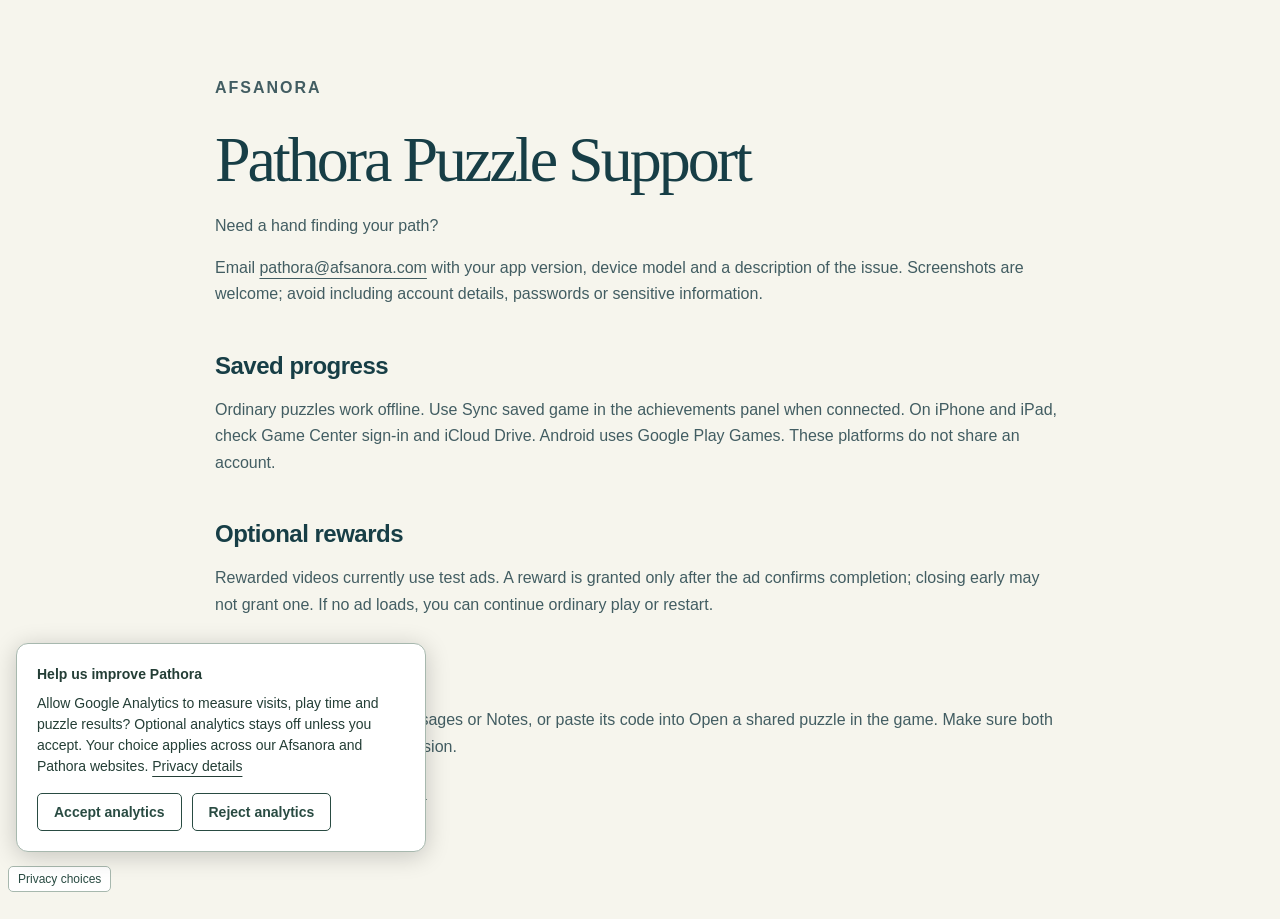
<file: support/index.html>
<!doctype html><html lang="en"><head><meta charset="utf-8"><meta name="viewport" content="width=device-width,initial-scale=1"><title>Pathora Puzzle Support</title><link rel="stylesheet" href="../style.css"><script defer src="/analytics.js"></script></head><body><main class="policy wrap"><p class="eyebrow">AFSANORA</p><h1>Pathora Puzzle Support</h1><p>Need a hand finding your path?</p><p>Email <a href="mailto:pathora@afsanora.com">pathora@afsanora.com</a> with your app version, device model and a description of the issue. Screenshots are welcome; avoid including account details, passwords or sensitive information.</p><h2>Saved progress</h2><p>Ordinary puzzles work offline. Use Sync saved game in the achievements panel when connected. On iPhone and iPad, check Game Center sign-in and iCloud Drive. Android uses Google Play Games. These platforms do not share an account.</p><h2>Optional rewards</h2><p>Rewarded videos currently use test ads. A reward is granted only after the ad confirms completion; closing early may not grant one. If no ad loads, you can continue ordinary play or restart.</p><h2>Puzzle invitations</h2><p>Open a shared link from Messages or Notes, or paste its code into Open a shared puzzle in the game. Make sure both players use an up-to-date version.</p><p><a href="../privacy/">Privacy policy</a> · <a href="../">Pathora home</a></p></main></body></html>
</file>
<file: style.css>
@charset "UTF-8";
:root{--paper:#f6f5ed;--ink:#173e46;--muted:#536b6d;--gold:#e5ae3b;--line:#d7ddd5;--white:#fffef8}*{box-sizing:border-box}html{scroll-behavior:smooth;scroll-padding-top:30px}body{margin:0;background:var(--paper);color:var(--ink);font-family:Arial,Helvetica,sans-serif;font-size:16px;line-height:1.65}a{color:inherit;text-underline-offset:5px}a:focus-visible,summary:focus-visible{outline:3px solid #ba7612;outline-offset:6px}img{max-width:100%;display:block;height:auto}.wrap{max-width:1200px;width:calc(100% - 96px);margin-inline:auto}.header{display:flex;align-items:center;justify-content:space-between;padding-block:29px;border-bottom:1px solid var(--line);gap:24px}.brand{display:flex;gap:12px;align-items:center;text-decoration:none;font-size:26px;font-weight:700;letter-spacing:-1px;line-height:1.15}.brand img{border-radius:11px}.byline{display:block;font-size:9px;font-weight:400;letter-spacing:2px;margin-top:5px}.header nav{display:flex;align-items:center;gap:32px;font-size:13px}.header nav a{text-decoration:none}.header nav a:hover{text-decoration:underline}.nav-button{border:1px solid var(--ink);padding:10px 18px;border-radius:4px}.hero{display:grid;grid-template-columns:1.1fr 1fr;align-items:center;gap:40px;min-height:740px;padding-block:52px}.eyebrow{font-size:11px;font-weight:700;letter-spacing:2px;margin:0 0 26px;display:flex;align-items:center;gap:12px}.small-line{width:26px;height:2px;background:var(--gold)}h1,h2{font-family:Georgia,'Times New Roman',serif;font-weight:400;line-height:1.02;letter-spacing:-3px;margin:0}h1{font-size:clamp(60px,7vw,98px)}h1 em,h2 em{font-weight:400;color:#497b73}h2{font-size:clamp(40px,4.4vw,61px);letter-spacing:-2px}h3{font-size:21px;line-height:1.3;margin:0 0 12px;letter-spacing:-.4px}.lead{font-size:18px;line-height:1.75;margin:30px 0;color:var(--muted)}.actions{display:flex;align-items:center;gap:25px;flex-wrap:wrap}.button{display:inline-flex;align-items:center;justify-content:space-between;gap:28px;background:var(--ink);color:var(--white);text-decoration:none;padding:16px 23px;border-radius:5px;font-size:14px;font-weight:700;transition:background .2s}.button:hover{background:#296069}.text-link{font-size:13px;text-decoration:none}.quiet{font-size:12px;color:var(--muted);margin-top:27px}.hero-art{position:relative;min-height:620px;display:flex;align-items:center;justify-content:center}.hero-art:before{content:"";position:absolute;inset:62px -12px 28px 10px;border-radius:50% 50% 45% 45%;background:#e7ebe0}.route{position:absolute;width:110%;height:100%;inset:0 -5%;fill:none;stroke:var(--gold);stroke-width:3;stroke-linejoin:round;stroke-linecap:round}.phone{position:relative;width:280px;border:7px solid var(--ink);border-radius:30px;overflow:hidden;box-shadow:12px 22px 0 #173e4610;transform:rotate(5deg)}.phone img{width:100%}.art-note{position:absolute;z-index:2;right:0;top:0;font-family:Georgia,serif;font-size:19px;line-height:1.3;font-style:italic;transform:rotate(5deg)}.art-caption{position:absolute;bottom:0;font-size:9px;letter-spacing:2px;display:flex;align-items:center;gap:9px}.dot{height:6px;width:6px;border-radius:50%;background:#578277}.feature-strip{border-block:1px solid var(--line)}.strip-inner{display:flex;justify-content:space-between;align-items:center;padding-block:22px;font-size:13px}.strip-inner i{color:#ba8726;font-style:normal}.section{padding-block:110px}.how{display:grid;grid-template-columns:1fr 1.2fr;gap:80px}.section-title>p:last-child{color:var(--muted);margin-top:25px}.steps article{display:flex;gap:23px;padding:26px 0;border-bottom:1px solid var(--line)}.steps article:first-child{padding-top:0}.step-number{font-size:11px;color:#7b8881;line-height:2.7}.steps p{font-size:15px;color:var(--muted);margin:0;max-width:390px}.step-arrow{font-size:31px;margin-left:auto;color:#8caa9b}.explore{background:var(--ink);color:var(--paper)}.explore .eyebrow{color:#dbb660}.explore-heading{display:flex;justify-content:space-between;align-items:end;margin-bottom:60px;gap:30px}.explore-heading>p{color:#b8cbc7;font-size:15px}.modes{display:grid;grid-template-columns:repeat(3,1fr);gap:50px}.screen{padding:24px 34px 0;background:#30565b;overflow:hidden;border-radius:110px 110px 4px 4px;max-height:370px}.screen img{border-radius:14px 14px 0 0}.mode-title{display:flex;justify-content:space-between;align-items:center;margin-top:29px}.mode-title span{font-size:11px;color:#c8b17d}.mode-title h3{margin:0}.modes p{color:#c4d3cb;font-size:14px;line-height:1.7}.mode-detail{display:block;padding-top:17px;margin-top:22px;border-top:1px solid #48666a;font-size:11px;color:#e3c884}.comfort{display:grid;grid-template-columns:1fr 1fr;gap:0 80px}.comfort>.eyebrow{grid-column:1/-1}.comfort-list p{padding-bottom:20px;margin:0 0 20px;border-bottom:1px solid var(--line);font-size:15px;color:var(--muted)}.comfort-list strong{color:var(--ink);display:block;margin-bottom:7px}.availability{background:#e6eadd;border-radius:8px;padding:58px 65px;display:flex;justify-content:space-between;gap:70px;align-items:center}.availability h2{font-size:58px}.availability p{font-size:14px;color:var(--muted);margin:25px 0}.availability-aside{max-width:220px;text-align:center;flex-shrink:0}.availability-aside img{border-radius:35px;margin:auto auto 22px}.availability-aside span{font-size:10px;letter-spacing:2px}.availability-aside p{font-size:12px;margin-top:12px}.faq{max-width:840px}.faq h2{margin-bottom:42px}.faq details{border-top:1px solid var(--line);padding:22px 0}.faq details:last-child{border-bottom:1px solid var(--line)}summary{cursor:pointer;font-weight:600;font-size:16px;padding-right:15px}details p{font-size:15px;color:var(--muted);max-width:670px;margin-bottom:0}.footer{border-top:1px solid var(--line);padding-block:36px}.footer>.wrap{display:flex;align-items:center;justify-content:space-between;gap:25px}.footer .brand{font-size:22px}.footer p{font-size:12px;color:var(--muted)}.footer>.wrap>div{display:flex;gap:24px;align-items:center;font-size:11px}.footer a{text-decoration:none}.footer a:hover{text-decoration:underline}.footer span{color:var(--muted)}.skip{position:absolute;top:-100px;left:20px;padding:12px;background:var(--ink);color:white;z-index:10}.skip:focus{top:10px}.policy{max-width:850px;padding-block:75px 100px}.policy h1{font-size:64px;margin-bottom:20px}.policy .intro{font-size:18px;color:var(--muted)}.policy h2{font-family:Arial,Helvetica,sans-serif;font-size:24px;font-weight:600;line-height:1.3;letter-spacing:-.5px;margin:42px 0 15px}.policy p,.policy li{font-size:16px;color:#425d62}.policy ul{padding-left:22px}.policy .summary{border-left:3px solid var(--gold);padding:8px 23px;margin:32px 0;background:#e9ede3}.policy .summary p{margin:9px 0}.policy .meta{font-size:12px;letter-spacing:.5px}.policy code{font-size:14px;overflow-wrap:anywhere}a[href^="mailto:"]{overflow-wrap:anywhere}
@media(min-width:1500px){.hero{min-height:800px}}@media(max-width:1000px){.wrap{width:calc(100% - 56px)}.hero{gap:15px}.hero-art{min-height:560px}.phone{width:240px}.art-note{right:0;font-size:16px}.how{gap:45px}.modes{gap:28px}.screen{padding:20px 20px 0;max-height:325px}.availability{padding:48px 40px}.footer>.wrap{flex-wrap:wrap}.comfort{gap:0 40px}}@media(max-width:700px){.wrap{width:calc(100% - 40px)}.header{padding-block:20px;gap:20px;align-items:start}.header nav{gap:16px;font-size:12px;flex-wrap:wrap;justify-content:flex-end;max-width:230px}.header nav>a:first-child{display:none}.nav-button{padding:6px 10px}.brand{font-size:23px}.brand img{width:36px;height:36px}.byline{font-size:7px}.hero{grid-template-columns:1fr;padding-top:46px;gap:20px}.hero h1{font-size:72px}.lead{font-size:16px;margin:24px 0}.eyebrow{font-size:9px;letter-spacing:1.7px;margin-bottom:23px}.hero-art{min-height:570px;width:min(100%,440px);margin:auto}.hero-art:before{inset:45px 0}.phone{width:255px}.art-note{top:8px;right:10px}.hero .quiet{font-size:11px}.actions{gap:21px}.button{font-size:13px;padding:15px 18px}.strip-inner{font-size:10px;gap:12px;flex-wrap:wrap;justify-content:center}.strip-inner i{font-size:9px}.section{padding-block:70px}.how{grid-template-columns:1fr;gap:35px}.steps article{gap:18px}.steps h3{font-size:19px}.explore-heading{display:block;margin-bottom:40px}.explore-heading>p{margin-top:25px}.modes{grid-template-columns:1fr;gap:50px}.modes article{max-width:390px;margin:auto}.screen{max-height:395px;padding:25px 48px 0}.mode-title{margin-top:22px}.comfort{grid-template-columns:1fr;gap:25px}.comfort h2{margin-bottom:12px}.availability{padding:38px 28px;display:block}.availability h2{font-size:48px}.availability-aside{display:none}.faq h2{font-size:43px}.footer>.wrap{gap:16px}.footer p{display:none}.footer>.wrap>div{gap:18px;flex-wrap:wrap;font-size:10px}.policy{padding-block:48px 70px}.policy h1{font-size:49px}.policy h2{font-size:21px}.policy p,.policy li{font-size:15px}}@media(prefers-reduced-motion:reduce){html{scroll-behavior:auto}*{transition:none!important}}

.platform-section{display:block}.platform-section>div{width:100%}.platform-grid{display:grid;grid-template-columns:repeat(3,minmax(0,1fr));gap:30px;margin-top:36px}.platform-grid article{border-top:1px solid #879d8d;padding-top:24px;display:flex;flex-direction:column;align-items:flex-start}.platform-label{font-size:10px;letter-spacing:1.5px}.platform-grid h3{font-size:22px;margin:20px 0 4px}.platform-grid p{font-size:14px;line-height:1.8;flex:1}.platform-grid .button{margin-top:12px}.platform-status{font-size:11px;opacity:.7;margin-top:18px}.platform-grid .text-link{font-size:13px;margin-top:12px}@media(max-width:800px){.platform-grid{grid-template-columns:1fr;gap:32px}}

.game-gallery{display:grid;grid-template-columns:repeat(4,minmax(0,1fr));gap:24px;margin-top:42px}.game-gallery figure{margin:0;min-width:0}.game-gallery img{width:100%;border:1px solid var(--line);border-radius:14px}.game-gallery figcaption{padding-top:20px}.game-gallery h3{font-size:18px}.game-gallery p{font-size:14px;color:var(--muted)}@media(max-width:1000px){.game-gallery{grid-template-columns:repeat(2,minmax(0,1fr))}}@media(max-width:500px){.game-gallery{grid-template-columns:1fr}.game-gallery figure{max-width:320px;margin:auto}}
</file>
<file: puzzle-story.css>
.store-badges { display: flex; align-items: center; }
.store-badge { display: flex; align-items: center; min-height: 44px; }
.store-badge img { width: auto; height: 42px; }
.store-badge.google-play img { height: 63px; }
.puzzle-story { margin-top: clamp(40px, 6vw, 84px); border-top: 1px solid #314b3737; }
.story-stage { display: none; }
.story-step { display: grid; grid-template-columns: 1fr 140px; gap: 20px; align-items: center; padding-block: 22px; border-bottom: 1px solid #314b3737; }
.story-step h3 { font-size: clamp(1.6rem, 3.2vw, 3.5rem); line-height: 1.04; letter-spacing: -.045em; }
.story-step p { margin-top: .65em; max-width: 33ch; line-height: 1.6; }
.story-step img { border: 1px solid #304b3430; border-radius: 7px; }
@media (prefers-reduced-motion: no-preference) {
  .is-scrubbed { display: grid; grid-template-columns: .75fr 1fr; column-gap: 8%; }
  .is-scrubbed .story-steps { grid-column: 1; grid-row: 1; }
  .is-scrubbed .story-step { display: flex; min-height: max(274px, 57svh); padding-block: 35px; }
  .is-scrubbed .story-step img { display: none; }
  .is-scrubbed .story-stage {
    display: flex;
    flex-direction: column;
    position: sticky;
    top: 16px;
    grid-column: 2;
    grid-row: 1;
    align-self: start;
    justify-content: center;
    align-items: center;
    margin-top: 16px;
    min-height: max(340px, min(85svh, 690px));
    padding: 26px 24px;
    border-radius: 18px;
    overflow: hidden;
    background: radial-gradient(ellipse at center, #f0f2e5 0%, #cddabc 75%);
  }
  .story-screen { width: min(100%, max(214px, min(50svh, 400px))); background: #243d33; padding: 7px; border-radius: 19px; box-shadow: 0 18px 35px #30483835; }
  .story-screen video { width: 100%; border-radius: 12px; }
  .story-progress { height: 3px; width: min(200px, 70%); border-radius: 5px; margin-top: 19px; background: #294b4230; overflow: hidden; }
  .story-progress::before { content: ""; display: block; width: 100%; height: 100%; background: #294b42; transform-origin: left; transform: scaleX(var(--progress, 0)); }
}
.story-step img,.story-screen video{max-width:100%;height:auto}.store-badges{flex-wrap:wrap}.store-badge{width:fit-content}.store-badge img{max-width:100%}@media(max-width:760px){.story-step{grid-template-columns:minmax(0,1fr) 90px}.store-badge img{height:38px}.store-badge.google-play img{height:57px}}

@media (max-width: 760px) and (prefers-reduced-motion: no-preference) {
  .puzzle-story.is-scrubbed { display: block; }
  .is-scrubbed .story-stage {
    z-index: 1;
    top: 0;
    min-height: 0;
    margin: 0;
    padding: 12px;
    pointer-events: none;
    background: #dce6d2;
  }
  .is-scrubbed .story-screen { width: min(80%, 34svh, 280px); }
  .is-scrubbed .story-screen video { display: block; }
  .is-scrubbed .story-progress { margin-top: 8px; }
  .is-scrubbed .story-step { min-height: 58svh; align-items: center; }
}
</file>
